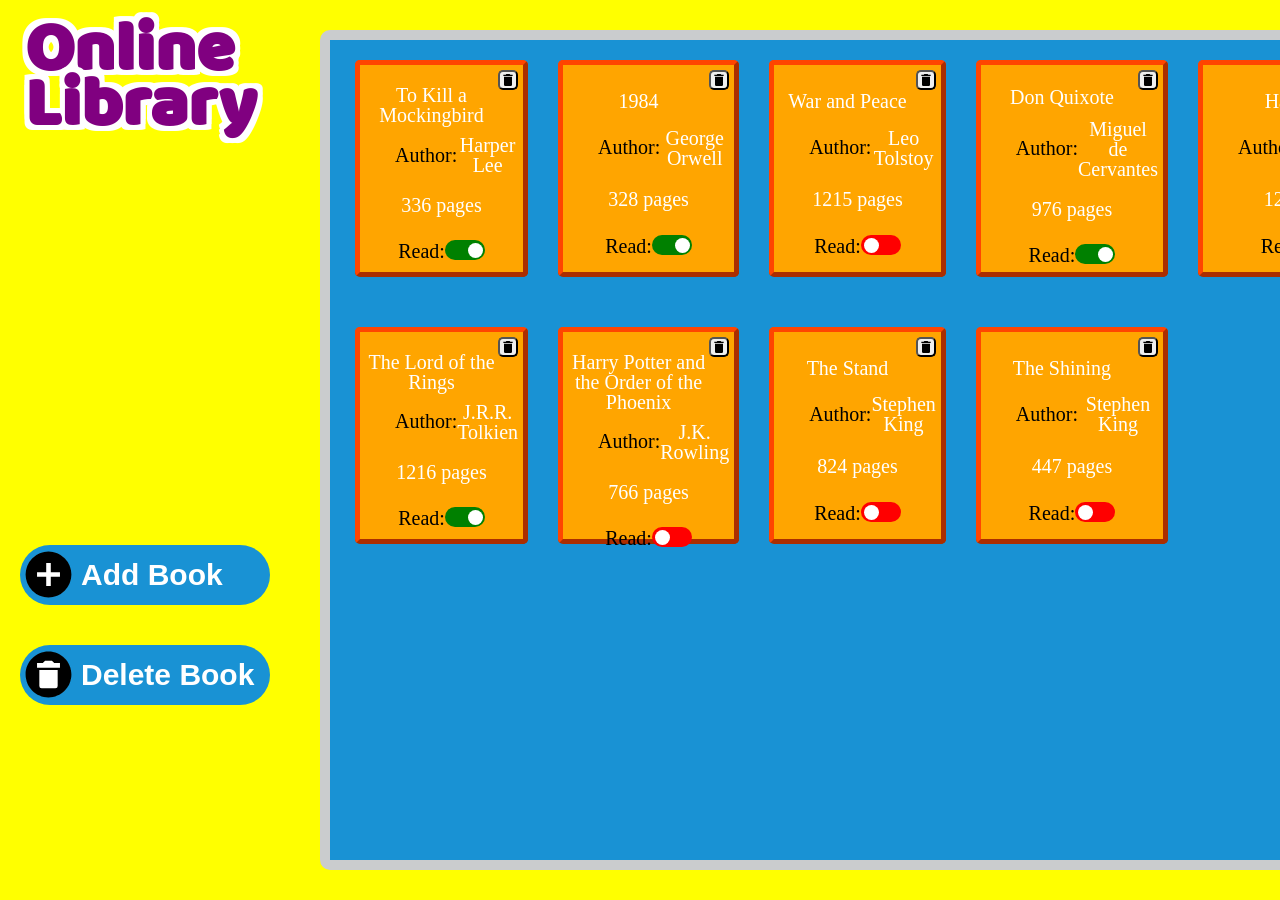
<file: index.html>
<!DOCTYPE html>
<html>
  <head>
    <title>Library site</title>
    <link rel="stylesheet" href="styles.css">
  </head>
  <body>
  <span class="logo">Online Library</span>
  <div class="remote">
  <button id="add"><div class="icon"><img src="images/plus-circle.svg"></div><div class="text">Add Book</div></button>
 <button id="delete"><div class="icon"><img src="images/delete-circle.svg"></div><div class="text">Delete Book</div></button>
  </div>
  <div id="main-content">
    </div>
    <dialog id="favDialog">
      <form id="bookForm">
        <h3>Add Book</h3>
        <input type="text" id="Title"name ="title" placeholder="Title of book" required><br>
        <input type="text" id="Author" name="author" placeholder="author" required><br>
        <input type="number" id="Pages" name="pages" placeholder="number of pages" min="1" required><br>
        <label for="Read">Read:</label>
<select id="Read" name="read" required>
  <option value="">--Select--</option>
  <option value="true">true</option>
  <option value="false">false</option>
</select><br>
        <div>
      <button type="submit" value="cancel" onclick="document.getElementById('favDialog').close()" >Cancel</button>
      <button id="confirmBtn" value="default">Confirm</button>
    </div>
    </form>
    </dialog>
<script src="script.js"></script>
  </body>
  
</html>
</file>
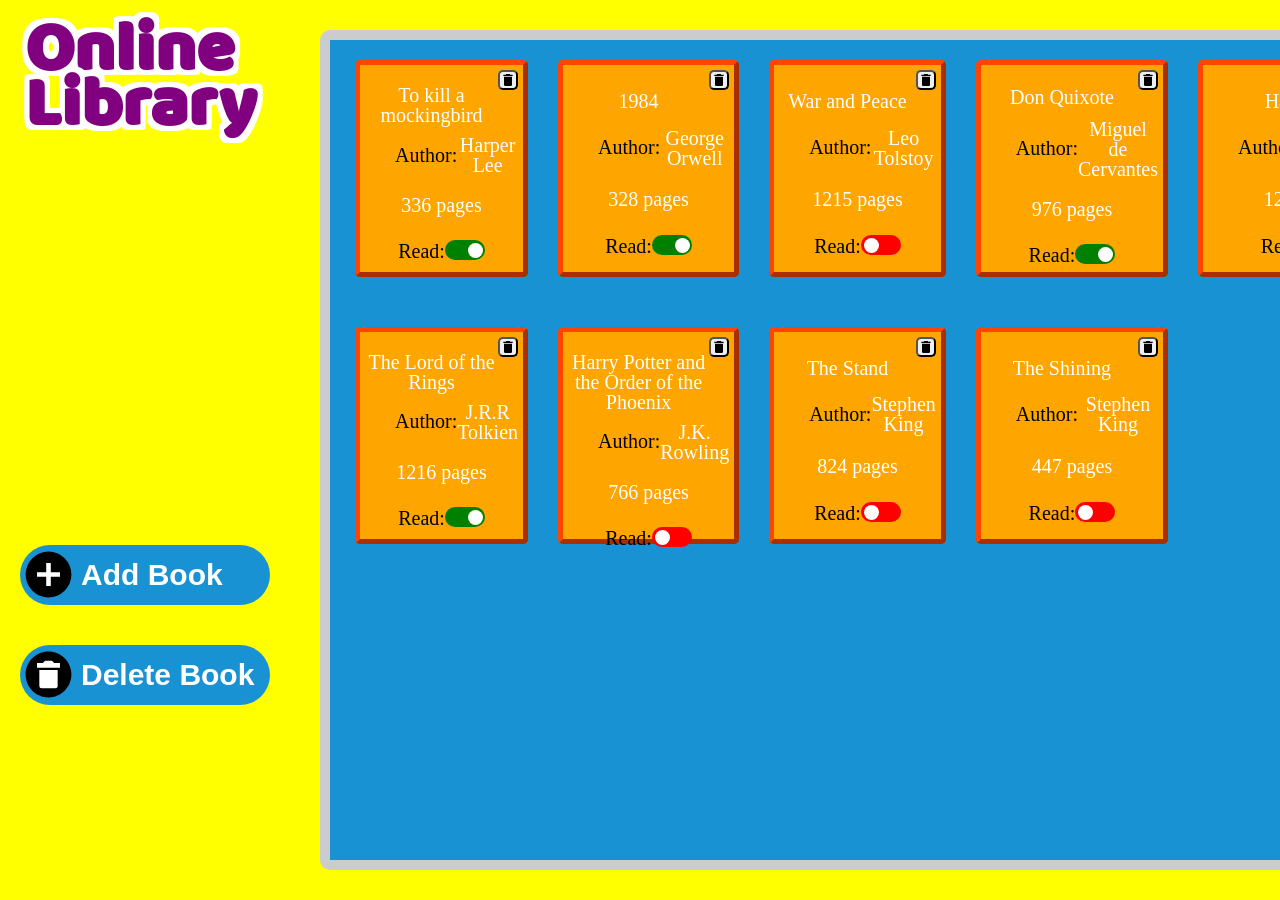
<file: docs/index.html>
<!DOCTYPE html>
<html>
  <head>
    <title>Library site</title>
    <link rel="stylesheet" href="styles.css">
  </head>
  <body>
  <span class="logo">Online Library</span>
  <div class="remote">
  <button id="add"><div class="icon"><img src="images/plus-circle.svg"></div><div class="text">Add Book</div></button>
 <button id="delete"><div class="icon"><img src="images/delete-circle.svg"></div><div class="text">Delete Book</div></button>
  </div>
  <div id="main-content">
    </div>
    <dialog id="favDialog">
      <form>
        <h3>Add Book</h3>
        <input type="text" id="Title"name ="title" placeholder="Title of book"><br>
        <input type="text" id="Author" name="author" placeholder="author"><br>
        <input type="number" id="Pages" name="pages" placeholder="number of pages"><br>
        <input type="text" id="Read" name="read" placeholder="true /false"><br>
        <div>
      <button value="cancel" formmethod="dialog">Cancel</button>
      <button id="confirmBtn" value="default">Confirm</button>
    </div>
    </form>
    </dialog>
<script src="script.js"></script>
  </body>
  
</html>
</file>
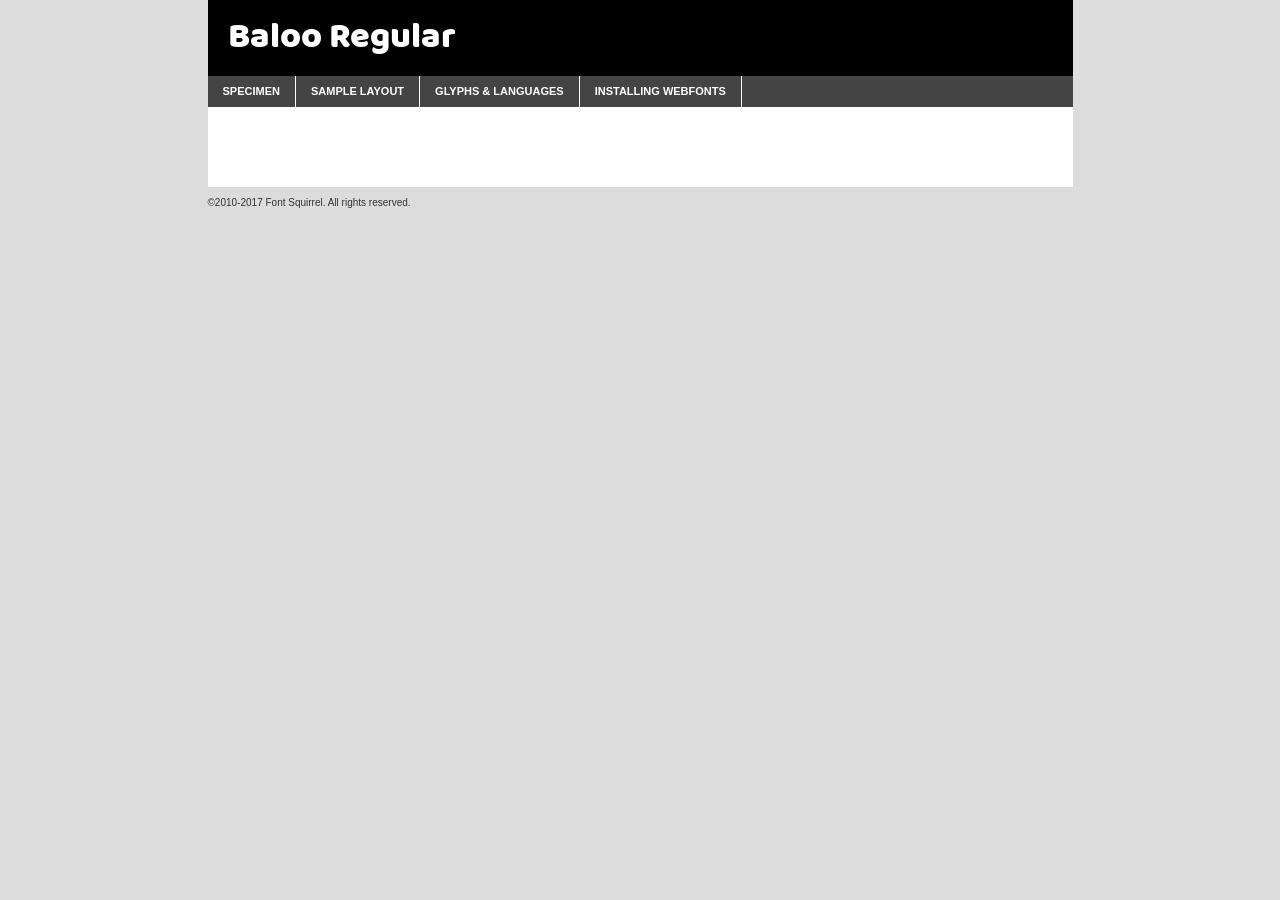
<file: baloo_font/baloo-regular-demo.html>
<!DOCTYPE html PUBLIC "-//W3C//DTD XHTML 1.0 Transitional//EN"
        "http://www.w3.org/TR/xhtml1/DTD/xhtml1-transitional.dtd">

<html xmlns="http://www.w3.org/1999/xhtml" xml:lang="en" lang="en">
<head>
    <meta http-equiv="Content-Type" content="text/html; charset=utf-8"/>
    <script src="http://ajax.googleapis.com/ajax/libs/jquery/1.7.2/jquery.min.js" type="text/javascript" charset="utf-8"></script>
    <script type="text/javascript">
		(function($) {
			$.fn.easyTabs = function(option) {
				var param = jQuery.extend({ fadeSpeed: 'fast', defaultContent: 1, activeClass: 'active' }, option);
				$(this).each(function() {
					var thisId = '#' + this.id;
					if ( param.defaultContent == '' )
					{
						param.defaultContent = 1;
					}
					if ( typeof param.defaultContent == 'number' )
					{
						var defaultTab = $(thisId + ' .tabs li:eq(' + (param.defaultContent - 1) + ') a').attr('href').substr(1);
					}
					else
					{
						var defaultTab = param.defaultContent;
					}
					$(thisId + ' .tabs li a').each(function() {
						var tabToHide = $(this).attr('href').substr(1);
						$('#' + tabToHide).addClass('easytabs-tab-content');
					});
					hideAll();
					changeContent(defaultTab);

					function hideAll() {$(thisId + ' .easytabs-tab-content').hide();}

					function changeContent(tabId)
					{
						hideAll();
						$(thisId + ' .tabs li').removeClass(param.activeClass);
						$(thisId + ' .tabs li a[href=#' + tabId + ']').closest('li').addClass(param.activeClass);
						if ( param.fadeSpeed != 'none' )
						{
							$(thisId + ' #' + tabId).fadeIn(param.fadeSpeed);
						}
						else
						{
							$(thisId + ' #' + tabId).show();
						}
					}

					$(thisId + ' .tabs li').click(function() {
						var tabId = $(this).find('a').attr('href').substr(1);
						changeContent(tabId);
						return false;
					});
				});
			}
		})(jQuery);
    </script>
    <link rel="stylesheet" href="specimen_files/specimen_stylesheet.css" type="text/css" charset="utf-8"/>
    <link rel="stylesheet" href="stylesheet.css" type="text/css" charset="utf-8"/>

    <style type="text/css">
        		body {
			font-family: 'balooregular';
        		}

            </style>

    <title>Baloo Regular Specimen</title>


    <script type="text/javascript" charset="utf-8">
		$(document).ready(function() {
			$('#container').easyTabs({ defaultContent: 1 });
		});
    </script>
</head>

<body>
<div id="container">
    <div id="header">
		Baloo Regular    </div>
    <ul class="tabs">
        <li><a href="#specimen">Specimen</a></li>
        <li><a href="#layout">Sample Layout</a></li>
                <li><a href="#glyphs">Glyphs &amp; Languages</a></li>
        <li><a href="#installing">Installing Webfonts</a></li>

    </ul>

    <div id="main_content">


        <div id="specimen">

            <div class="section">
                <div class="grid12 firstcol">
                    <div class="huge">AaBb</div>
                </div>
            </div>

            <div class="section">
                <div class="glyph_range">A&#x200B;B&#x200b;C&#x200b;D&#x200b;E&#x200b;F&#x200b;G&#x200b;H&#x200b;I&#x200b;J&#x200b;K&#x200b;L&#x200b;M&#x200b;N&#x200b;O&#x200b;P&#x200b;Q&#x200b;R&#x200b;S&#x200b;T&#x200b;U&#x200b;V&#x200b;W&#x200b;X&#x200b;Y&#x200b;Z&#x200b;a&#x200b;b&#x200b;c&#x200b;d&#x200b;e&#x200b;f&#x200b;g&#x200b;h&#x200b;i&#x200b;j&#x200b;k&#x200b;l&#x200b;m&#x200b;n&#x200b;o&#x200b;p&#x200b;q&#x200b;r&#x200b;s&#x200b;t&#x200b;u&#x200b;v&#x200b;w&#x200b;x&#x200b;y&#x200b;z&#x200b;1&#x200b;2&#x200b;3&#x200b;4&#x200b;5&#x200b;6&#x200b;7&#x200b;8&#x200b;9&#x200b;0&#x200b;&amp;&#x200b;.&#x200b;,&#x200b;?&#x200b;!&#x200b;&#64;&#x200b;(&#x200b;)&#x200b;#&#x200b;$&#x200b;%&#x200b;*&#x200b;+&#x200b;-&#x200b;=&#x200b;:&#x200b;;</div>
            </div>
            <div class="section">
                <div class="grid12 firstcol">
                    <table class="sample_table">
                        <tr>
                            <td>10</td>
                            <td class="size10">abcdefghijklmnopqrstuvwxyzABCDEFGHIJKLMNOPQRSTUVWXYZ0123456789abcdefghijklmnopqrstuvwxyzABCDEFGHIJKLMNOPQRSTUVWXYZ0123456789abcdefghijklmnopqrstuvwxyzABCDEFGHIJKLMNOPQRSTUVWXYZ</td>
                        </tr>
                        <tr>
                            <td>11</td>
                            <td class="size11">abcdefghijklmnopqrstuvwxyzABCDEFGHIJKLMNOPQRSTUVWXYZ0123456789abcdefghijklmnopqrstuvwxyzABCDEFGHIJKLMNOPQRSTUVWXYZ0123456789abcdefghijklmnopqrstuvwxyzABCDEFGHIJKLMNOPQRSTUVWXYZ</td>
                        </tr>
                        <tr>
                            <td>12</td>
                            <td class="size12">abcdefghijklmnopqrstuvwxyzABCDEFGHIJKLMNOPQRSTUVWXYZ0123456789abcdefghijklmnopqrstuvwxyzABCDEFGHIJKLMNOPQRSTUVWXYZ0123456789abcdefghijklmnopqrstuvwxyzABCDEFGHIJKLMNOPQRSTUVWXYZ</td>
                        </tr>
                        <tr>
                            <td>13</td>
                            <td class="size13">abcdefghijklmnopqrstuvwxyzABCDEFGHIJKLMNOPQRSTUVWXYZ0123456789abcdefghijklmnopqrstuvwxyzABCDEFGHIJKLMNOPQRSTUVWXYZ0123456789abcdefghijklmnopqrstuvwxyzABCDEFGHIJKLMNOPQRSTUVWXYZ</td>
                        </tr>
                        <tr>
                            <td>14</td>
                            <td class="size14">abcdefghijklmnopqrstuvwxyzABCDEFGHIJKLMNOPQRSTUVWXYZ0123456789abcdefghijklmnopqrstuvwxyzABCDEFGHIJKLMNOPQRSTUVWXYZ0123456789abcdefghijklmnopqrstuvwxyzABCDEFGHIJKLMNOPQRSTUVWXYZ</td>
                        </tr>
                        <tr>
                            <td>16</td>
                            <td class="size16">abcdefghijklmnopqrstuvwxyzABCDEFGHIJKLMNOPQRSTUVWXYZ0123456789abcdefghijklmnopqrstuvwxyzABCDEFGHIJKLMNOPQRSTUVWXYZ</td>
                        </tr>
                        <tr>
                            <td>18</td>
                            <td class="size18">abcdefghijklmnopqrstuvwxyzABCDEFGHIJKLMNOPQRSTUVWXYZ0123456789abcdefghijklmnopqrstuvwxyzABCDEFGHIJKLMNOPQRSTUVWXYZ</td>
                        </tr>
                        <tr>
                            <td>20</td>
                            <td class="size20">abcdefghijklmnopqrstuvwxyzABCDEFGHIJKLMNOPQRSTUVWXYZ0123456789abcdefghijklmnopqrstuvwxyzABCDEFGHIJKLMNOPQRSTUVWXYZ</td>
                        </tr>
                        <tr>
                            <td>24</td>
                            <td class="size24">abcdefghijklmnopqrstuvwxyzABCDEFGHIJKLMNOPQRSTUVWXYZ0123456789abcdefghijklmnopqrstuvwxyzABCDEFGHIJKLMNOPQRSTUVWXYZ</td>
                        </tr>
                        <tr>
                            <td>30</td>
                            <td class="size30">abcdefghijklmnopqrstuvwxyzABCDEFGHIJKLMNOPQRSTUVWXYZ0123456789abcdefghijklmnopqrstuvwxyzABCDEFGHIJKLMNOPQRSTUVWXYZ</td>
                        </tr>
                        <tr>
                            <td>36</td>
                            <td class="size36">abcdefghijklmnopqrstuvwxyzABCDEFGHIJKLMNOPQRSTUVWXYZ0123456789abcdefghijklmnopqrstuvwxyzABCDEFGHIJKLMNOPQRSTUVWXYZ</td>
                        </tr>
                        <tr>
                            <td>48</td>
                            <td class="size48">abcdefghijklmnopqrstuvwxyzABCDEFGHIJKLMNOPQRSTUVWXYZ0123456789abcdefghijklmnopqrstuvwxyzABCDEFGHIJKLMNOPQRSTUVWXYZ</td>
                        </tr>
                        <tr>
                            <td>60</td>
                            <td class="size60">abcdefghijklmnopqrstuvwxyzABCDEFGHIJKLMNOPQRSTUVWXYZ0123456789abcdefghijklmnopqrstuvwxyzABCDEFGHIJKLMNOPQRSTUVWXYZ</td>
                        </tr>
                        <tr>
                            <td>72</td>
                            <td class="size72">abcdefghijklmnopqrstuvwxyzABCDEFGHIJKLMNOPQRSTUVWXYZ0123456789abcdefghijklmnopqrstuvwxyzABCDEFGHIJKLMNOPQRSTUVWXYZ</td>
                        </tr>
                        <tr>
                            <td>90</td>
                            <td class="size90">abcdefghijklmnopqrstuvwxyzABCDEFGHIJKLMNOPQRSTUVWXYZ0123456789abcdefghijklmnopqrstuvwxyzABCDEFGHIJKLMNOPQRSTUVWXYZ</td>
                        </tr>
                    </table>

                </div>

            </div>


            <div class="section" id="bodycomparison">


                <div id="xheight">
                    <div class="fontbody">&#x25FC;&#x25FC;&#x25FC;&#x25FC;&#x25FC;&#x25FC;&#x25FC;&#x25FC;&#x25FC;&#x25FC;&#x25FC;&#x25FC;&#x25FC;&#x25FC;&#x25FC;&#x25FC;&#x25FC;&#x25FC;&#x25FC;&#x25FC;&#x25FC;&#x25FC;&#x25FC;&#x25FC;&#x25FC;&#x25FC;&#x25FC;&#x25FC;&#x25FC;&#x25FC;&#x25FC;&#x25FC;&#x25FC;&#x25FC;&#x25FC;&#x25FC;&#x25FC;&#x25FC;&#x25FC;&#x25FC;&#x25FC;&#x25FC;&#x25FC;&#x25FC;&#x25FC;&#x25FC;&#x25FC;&#x25FC;&#x25FC;&#x25FC;&#x25FC;&#x25FC;&#x25FC;&#x25FC;&#x25FC;&#x25FC;&#x25FC;&#x25FC;&#x25FC;&#x25FC;&#x25FC;&#x25FC;&#x25FC;&#x25FC;&#x25FC;&#x25FC;&#x25FC;&#x25FC;&#x25FC;&#x25FC;&#x25FC;&#x25FC;&#x25FC;&#x25FC;&#x25FC;&#x25FC;&#x25FC;&#x25FC;&#x25FC;&#x25FC;&#x25FC;&#x25FC;&#x25FC;&#x25FC;&#x25FC;&#x25FC;&#x25FC;&#x25FC;&#x25FC;&#x25FC;&#x25FC;&#x25FC;&#x25FC;&#x25FC;&#x25FC;&#x25FC;&#x25FC;&#x25FC;&#x25FC;body</div>
                    <div class="arialbody">body</div>
                    <div class="verdanabody">body</div>
                    <div class="georgiabody">body</div>
                </div>
                <div class="fontbody" style="z-index:1">
                    body<span>Baloo Regular</span>
                </div>
                <div class="arialbody" style="z-index:1">
                    body<span>Arial</span>
                </div>
                <div class="verdanabody" style="z-index:1">
                    body<span>Verdana</span>
                </div>
                <div class="georgiabody" style="z-index:1">
                    body<span>Georgia</span>
                </div>


            </div>


            <div class="section psample psample_row1" id="">

                <div class="grid2 firstcol">
                    <p class="size10"><span>10.</span>Aenean lacinia bibendum nulla sed consectetur. Fusce dapibus, tellus ac cursus commodo, tortor mauris condimentum nibh, ut fermentum massa justo sit amet risus. Nullam id dolor id nibh ultricies vehicula ut id elit. Cum sociis natoque penatibus et magnis dis parturient montes, nascetur ridiculus mus. Nulla vitae elit libero, a pharetra augue.</p>

                </div>
                <div class="grid3">
                    <p class="size11"><span>11.</span>Aenean lacinia bibendum nulla sed consectetur. Fusce dapibus, tellus ac cursus commodo, tortor mauris condimentum nibh, ut fermentum massa justo sit amet risus. Nullam id dolor id nibh ultricies vehicula ut id elit. Cum sociis natoque penatibus et magnis dis parturient montes, nascetur ridiculus mus. Nulla vitae elit libero, a pharetra augue.</p>

                </div>
                <div class="grid3">
                    <p class="size12"><span>12.</span>Aenean lacinia bibendum nulla sed consectetur. Fusce dapibus, tellus ac cursus commodo, tortor mauris condimentum nibh, ut fermentum massa justo sit amet risus. Nullam id dolor id nibh ultricies vehicula ut id elit. Cum sociis natoque penatibus et magnis dis parturient montes, nascetur ridiculus mus. Nulla vitae elit libero, a pharetra augue.</p>

                </div>
                <div class="grid4">
                    <p class="size13"><span>13.</span>Aenean lacinia bibendum nulla sed consectetur. Fusce dapibus, tellus ac cursus commodo, tortor mauris condimentum nibh, ut fermentum massa justo sit amet risus. Nullam id dolor id nibh ultricies vehicula ut id elit. Cum sociis natoque penatibus et magnis dis parturient montes, nascetur ridiculus mus. Nulla vitae elit libero, a pharetra augue.</p>

                </div>
                <div class="white_blend"></div>

            </div>
            <div class="section psample psample_row2" id="">
                <div class="grid3 firstcol">
                    <p class="size14"><span>14.</span>Aenean lacinia bibendum nulla sed consectetur. Fusce dapibus, tellus ac cursus commodo, tortor mauris condimentum nibh, ut fermentum massa justo sit amet risus. Nullam id dolor id nibh ultricies vehicula ut id elit. Cum sociis natoque penatibus et magnis dis parturient montes, nascetur ridiculus mus. Nulla vitae elit libero, a pharetra augue.</p>

                </div>
                <div class="grid4">
                    <p class="size16"><span>16.</span>Aenean lacinia bibendum nulla sed consectetur. Fusce dapibus, tellus ac cursus commodo, tortor mauris condimentum nibh, ut fermentum massa justo sit amet risus. Nullam id dolor id nibh ultricies vehicula ut id elit. Cum sociis natoque penatibus et magnis dis parturient montes, nascetur ridiculus mus. Nulla vitae elit libero, a pharetra augue.</p>

                </div>
                <div class="grid5">
                    <p class="size18"><span>18.</span>Aenean lacinia bibendum nulla sed consectetur. Fusce dapibus, tellus ac cursus commodo, tortor mauris condimentum nibh, ut fermentum massa justo sit amet risus. Nullam id dolor id nibh ultricies vehicula ut id elit. Cum sociis natoque penatibus et magnis dis parturient montes, nascetur ridiculus mus. Nulla vitae elit libero, a pharetra augue.</p>

                </div>

                <div class="white_blend"></div>

            </div>

            <div class="section psample psample_row3" id="">
                <div class="grid5 firstcol">
                    <p class="size20"><span>20.</span>Aenean lacinia bibendum nulla sed consectetur. Fusce dapibus, tellus ac cursus commodo, tortor mauris condimentum nibh, ut fermentum massa justo sit amet risus. Nullam id dolor id nibh ultricies vehicula ut id elit. Cum sociis natoque penatibus et magnis dis parturient montes, nascetur ridiculus mus. Nulla vitae elit libero, a pharetra augue.</p>
                </div>
                <div class="grid7">
                    <p class="size24"><span>24.</span>Aenean lacinia bibendum nulla sed consectetur. Fusce dapibus, tellus ac cursus commodo, tortor mauris condimentum nibh, ut fermentum massa justo sit amet risus. Nullam id dolor id nibh ultricies vehicula ut id elit. Cum sociis natoque penatibus et magnis dis parturient montes, nascetur ridiculus mus. Nulla vitae elit libero, a pharetra augue.</p>
                </div>

                <div class="white_blend"></div>

            </div>

            <div class="section psample psample_row4" id="">
                <div class="grid12 firstcol">
                    <p class="size30"><span>30.</span>Aenean lacinia bibendum nulla sed consectetur. Fusce dapibus, tellus ac cursus commodo, tortor mauris condimentum nibh, ut fermentum massa justo sit amet risus. Nullam id dolor id nibh ultricies vehicula ut id elit. Cum sociis natoque penatibus et magnis dis parturient montes, nascetur ridiculus mus. Nulla vitae elit libero, a pharetra augue.</p>
                </div>
                <div class="white_blend"></div>

            </div>


            <div class="section psample psample_row1 fullreverse">
                <div class="grid2 firstcol">
                    <p class="size10"><span>10.</span>Aenean lacinia bibendum nulla sed consectetur. Fusce dapibus, tellus ac cursus commodo, tortor mauris condimentum nibh, ut fermentum massa justo sit amet risus. Nullam id dolor id nibh ultricies vehicula ut id elit. Cum sociis natoque penatibus et magnis dis parturient montes, nascetur ridiculus mus. Nulla vitae elit libero, a pharetra augue.</p>

                </div>
                <div class="grid3">
                    <p class="size11"><span>11.</span>Aenean lacinia bibendum nulla sed consectetur. Fusce dapibus, tellus ac cursus commodo, tortor mauris condimentum nibh, ut fermentum massa justo sit amet risus. Nullam id dolor id nibh ultricies vehicula ut id elit. Cum sociis natoque penatibus et magnis dis parturient montes, nascetur ridiculus mus. Nulla vitae elit libero, a pharetra augue.</p>

                </div>
                <div class="grid3">
                    <p class="size12"><span>12.</span>Aenean lacinia bibendum nulla sed consectetur. Fusce dapibus, tellus ac cursus commodo, tortor mauris condimentum nibh, ut fermentum massa justo sit amet risus. Nullam id dolor id nibh ultricies vehicula ut id elit. Cum sociis natoque penatibus et magnis dis parturient montes, nascetur ridiculus mus. Nulla vitae elit libero, a pharetra augue.</p>

                </div>
                <div class="grid4">
                    <p class="size13"><span>13.</span>Aenean lacinia bibendum nulla sed consectetur. Fusce dapibus, tellus ac cursus commodo, tortor mauris condimentum nibh, ut fermentum massa justo sit amet risus. Nullam id dolor id nibh ultricies vehicula ut id elit. Cum sociis natoque penatibus et magnis dis parturient montes, nascetur ridiculus mus. Nulla vitae elit libero, a pharetra augue.</p>

                </div>
                <div class="black_blend"></div>

            </div>

            <div class="section psample psample_row2 fullreverse">
                <div class="grid3 firstcol">
                    <p class="size14"><span>14.</span>Aenean lacinia bibendum nulla sed consectetur. Fusce dapibus, tellus ac cursus commodo, tortor mauris condimentum nibh, ut fermentum massa justo sit amet risus. Nullam id dolor id nibh ultricies vehicula ut id elit. Cum sociis natoque penatibus et magnis dis parturient montes, nascetur ridiculus mus. Nulla vitae elit libero, a pharetra augue.</p>

                </div>
                <div class="grid4">
                    <p class="size16"><span>16.</span>Aenean lacinia bibendum nulla sed consectetur. Fusce dapibus, tellus ac cursus commodo, tortor mauris condimentum nibh, ut fermentum massa justo sit amet risus. Nullam id dolor id nibh ultricies vehicula ut id elit. Cum sociis natoque penatibus et magnis dis parturient montes, nascetur ridiculus mus. Nulla vitae elit libero, a pharetra augue.</p>

                </div>
                <div class="grid5">
                    <p class="size18"><span>18.</span>Aenean lacinia bibendum nulla sed consectetur. Fusce dapibus, tellus ac cursus commodo, tortor mauris condimentum nibh, ut fermentum massa justo sit amet risus. Nullam id dolor id nibh ultricies vehicula ut id elit. Cum sociis natoque penatibus et magnis dis parturient montes, nascetur ridiculus mus. Nulla vitae elit libero, a pharetra augue.</p>

                </div>
                <div class="black_blend"></div>

            </div>

            <div class="section psample fullreverse psample_row3" id="">
                <div class="grid5 firstcol">
                    <p class="size20"><span>20.</span>Aenean lacinia bibendum nulla sed consectetur. Fusce dapibus, tellus ac cursus commodo, tortor mauris condimentum nibh, ut fermentum massa justo sit amet risus. Nullam id dolor id nibh ultricies vehicula ut id elit. Cum sociis natoque penatibus et magnis dis parturient montes, nascetur ridiculus mus. Nulla vitae elit libero, a pharetra augue.</p>
                </div>
                <div class="grid7">
                    <p class="size24"><span>24.</span>Aenean lacinia bibendum nulla sed consectetur. Fusce dapibus, tellus ac cursus commodo, tortor mauris condimentum nibh, ut fermentum massa justo sit amet risus. Nullam id dolor id nibh ultricies vehicula ut id elit. Cum sociis natoque penatibus et magnis dis parturient montes, nascetur ridiculus mus. Nulla vitae elit libero, a pharetra augue.</p>
                </div>

                <div class="black_blend"></div>

            </div>

            <div class="section psample fullreverse psample_row4" id="" style="border-bottom: 20px #000 solid;">
                <div class="grid12 firstcol">
                    <p class="size30"><span>30.</span>Aenean lacinia bibendum nulla sed consectetur. Fusce dapibus, tellus ac cursus commodo, tortor mauris condimentum nibh, ut fermentum massa justo sit amet risus. Nullam id dolor id nibh ultricies vehicula ut id elit. Cum sociis natoque penatibus et magnis dis parturient montes, nascetur ridiculus mus. Nulla vitae elit libero, a pharetra augue.</p>
                </div>
                <div class="black_blend"></div>

            </div>


        </div>

        <div id="layout">

            <div class="section">

                <div class="grid12 firstcol">
                    <h1>Lorem Ipsum Dolor</h1>
                    <h2>Etiam porta sem malesuada magna mollis euismod</h2>

                    <p class="byline">By <a href="#link">Aenean Lacinia</a></p>
                </div>
            </div>
            <div class="section">
                <div class="grid8 firstcol">
                    <p class="large">Donec sed odio dui. Morbi leo risus, porta ac consectetur ac, vestibulum at eros. Fusce dapibus, tellus ac cursus commodo, tortor mauris condimentum nibh, ut fermentum massa justo sit amet risus. </p>


                    <h3>Pellentesque ornare sem</h3>

                    <p>Maecenas sed diam eget risus varius blandit sit amet non magna. Maecenas faucibus mollis interdum. Donec ullamcorper nulla non metus auctor fringilla. Nullam id dolor id nibh ultricies vehicula ut id elit. Nullam id dolor id nibh ultricies vehicula ut id elit. </p>

                    <p>Aenean eu leo quam. Pellentesque ornare sem lacinia quam venenatis vestibulum. Lorem ipsum dolor sit amet, consectetur adipiscing elit. Cum sociis natoque penatibus et magnis dis parturient montes, nascetur ridiculus mus. </p>

                    <p>Nulla vitae elit libero, a pharetra augue. Praesent commodo cursus magna, vel scelerisque nisl consectetur et. Aenean lacinia bibendum nulla sed consectetur. </p>

                    <p>Nullam quis risus eget urna mollis ornare vel eu leo. Nullam quis risus eget urna mollis ornare vel eu leo. Maecenas sed diam eget risus varius blandit sit amet non magna. Donec ullamcorper nulla non metus auctor fringilla. </p>

                    <h3>Cras mattis consectetur</h3>

                    <p>Aenean eu leo quam. Pellentesque ornare sem lacinia quam venenatis vestibulum. Aenean lacinia bibendum nulla sed consectetur. Integer posuere erat a ante venenatis dapibus posuere velit aliquet. Cras mattis consectetur purus sit amet fermentum. </p>

                    <p>Nullam id dolor id nibh ultricies vehicula ut id elit. Nullam quis risus eget urna mollis ornare vel eu leo. Cras mattis consectetur purus sit amet fermentum.</p>
                </div>

                <div class="grid4 sidebar">

                    <div class="box reverse">
                        <p class="last">Nullam quis risus eget urna mollis ornare vel eu leo. Donec ullamcorper nulla non metus auctor fringilla. Cras mattis consectetur purus sit amet fermentum. Sed posuere consectetur est at lobortis. Lorem ipsum dolor sit amet, consectetur adipiscing elit. </p>
                    </div>

                    <p class="caption">Maecenas sed diam eget risus varius.</p>

                    <p>Vestibulum id ligula porta felis euismod semper. Integer posuere erat a ante venenatis dapibus posuere velit aliquet. Vestibulum id ligula porta felis euismod semper. Sed posuere consectetur est at lobortis. Maecenas sed diam eget risus varius blandit sit amet non magna. Fusce dapibus, tellus ac cursus commodo, tortor mauris condimentum nibh, ut fermentum massa justo sit amet risus. </p>


                    <p>Duis mollis, est non commodo luctus, nisi erat porttitor ligula, eget lacinia odio sem nec elit. Aenean lacinia bibendum nulla sed consectetur. Vivamus sagittis lacus vel augue laoreet rutrum faucibus dolor auctor. Aenean lacinia bibendum nulla sed consectetur. Nullam quis risus eget urna mollis ornare vel eu leo. </p>

                    <p>Praesent commodo cursus magna, vel scelerisque nisl consectetur et. Donec ullamcorper nulla non metus auctor fringilla. Maecenas faucibus mollis interdum. Fusce dapibus, tellus ac cursus commodo, tortor mauris condimentum nibh, ut fermentum massa justo sit amet risus. </p>

                </div>
            </div>

        </div>


		

        <div id="glyphs">
            <div class="section">
                <div class="grid12 firstcol">

                    <h1>Language Support</h1>
                    <p>The subset of Baloo Regular in this kit supports the following languages:<br/>

						Albanian, Basque, Breton, Chamorro, Danish, Dutch, English, Faroese, Finnish, French, Frisian, Galician, German, Icelandic, Italian, Malagasy, Norwegian, Portuguese, Spanish, Alsatian, Aragonese, Arapaho, Arrernte, Asturian, Aymara, Bislama, Cebuano, Corsican, Fijian, French_creole, Genoese, Gilbertese, Greenlandic, Haitian_creole, Hiligaynon, Hmong, Hopi, Ibanag, Iloko_ilokano, Indonesian, Interglossa_glosa, Interlingua, Irish_gaelic, Jerriais, Lojban, Lombard, Luxembourgeois, Manx, Mohawk, Norfolk_pitcairnese, Occitan, Oromo, Pangasinan, Papiamento, Piedmontese, Potawatomi, Rhaeto-romance, Romansh, Rotokas, Sami_lule, Samoan, Sardinian, Scots_gaelic, Seychelles_creole, Shona, Sicilian, Somali, Southern_ndebele, Swahili, Swati_swazi, Tagalog_filipino_pilipino, Tetum, Tok_pisin, Uyghur_latinized, Volapuk, Walloon, Warlpiri, Xhosa, Yapese, Zulu, Latinbasic, Ubasic, Demo                    </p>
                    <h1>Glyph Chart</h1>
                    <p>The subset of Baloo Regular in this kit includes all the glyphs listed below. Unicode entities are included above each glyph to help you insert individual characters into your layout.</p>
                    <div id="glyph_chart">

						                            																				                                <div><p>&amp;#13;</p>&#13;</div>
																				                                <div><p>&amp;#32;</p>&#32;</div>
																				                                <div><p>&amp;#33;</p>&#33;</div>
																				                                <div><p>&amp;#34;</p>&#34;</div>
																				                                <div><p>&amp;#35;</p>&#35;</div>
																				                                <div><p>&amp;#36;</p>&#36;</div>
																				                                <div><p>&amp;#37;</p>&#37;</div>
																				                                <div><p>&amp;#38;</p>&#38;</div>
																				                                <div><p>&amp;#39;</p>&#39;</div>
																				                                <div><p>&amp;#40;</p>&#40;</div>
																				                                <div><p>&amp;#41;</p>&#41;</div>
																				                                <div><p>&amp;#42;</p>&#42;</div>
																				                                <div><p>&amp;#43;</p>&#43;</div>
																				                                <div><p>&amp;#44;</p>&#44;</div>
																				                                <div><p>&amp;#45;</p>&#45;</div>
																				                                <div><p>&amp;#46;</p>&#46;</div>
																				                                <div><p>&amp;#47;</p>&#47;</div>
																				                                <div><p>&amp;#48;</p>&#48;</div>
																				                                <div><p>&amp;#49;</p>&#49;</div>
																				                                <div><p>&amp;#50;</p>&#50;</div>
																				                                <div><p>&amp;#51;</p>&#51;</div>
																				                                <div><p>&amp;#52;</p>&#52;</div>
																				                                <div><p>&amp;#53;</p>&#53;</div>
																				                                <div><p>&amp;#54;</p>&#54;</div>
																				                                <div><p>&amp;#55;</p>&#55;</div>
																				                                <div><p>&amp;#56;</p>&#56;</div>
																				                                <div><p>&amp;#57;</p>&#57;</div>
																				                                <div><p>&amp;#58;</p>&#58;</div>
																				                                <div><p>&amp;#59;</p>&#59;</div>
																				                                <div><p>&amp;#60;</p>&#60;</div>
																				                                <div><p>&amp;#61;</p>&#61;</div>
																				                                <div><p>&amp;#62;</p>&#62;</div>
																				                                <div><p>&amp;#63;</p>&#63;</div>
																				                                <div><p>&amp;#64;</p>&#64;</div>
																				                                <div><p>&amp;#65;</p>&#65;</div>
																				                                <div><p>&amp;#66;</p>&#66;</div>
																				                                <div><p>&amp;#67;</p>&#67;</div>
																				                                <div><p>&amp;#68;</p>&#68;</div>
																				                                <div><p>&amp;#69;</p>&#69;</div>
																				                                <div><p>&amp;#70;</p>&#70;</div>
																				                                <div><p>&amp;#71;</p>&#71;</div>
																				                                <div><p>&amp;#72;</p>&#72;</div>
																				                                <div><p>&amp;#73;</p>&#73;</div>
																				                                <div><p>&amp;#74;</p>&#74;</div>
																				                                <div><p>&amp;#75;</p>&#75;</div>
																				                                <div><p>&amp;#76;</p>&#76;</div>
																				                                <div><p>&amp;#77;</p>&#77;</div>
																				                                <div><p>&amp;#78;</p>&#78;</div>
																				                                <div><p>&amp;#79;</p>&#79;</div>
																				                                <div><p>&amp;#80;</p>&#80;</div>
																				                                <div><p>&amp;#81;</p>&#81;</div>
																				                                <div><p>&amp;#82;</p>&#82;</div>
																				                                <div><p>&amp;#83;</p>&#83;</div>
																				                                <div><p>&amp;#84;</p>&#84;</div>
																				                                <div><p>&amp;#85;</p>&#85;</div>
																				                                <div><p>&amp;#86;</p>&#86;</div>
																				                                <div><p>&amp;#87;</p>&#87;</div>
																				                                <div><p>&amp;#88;</p>&#88;</div>
																				                                <div><p>&amp;#89;</p>&#89;</div>
																				                                <div><p>&amp;#90;</p>&#90;</div>
																				                                <div><p>&amp;#91;</p>&#91;</div>
																				                                <div><p>&amp;#92;</p>&#92;</div>
																				                                <div><p>&amp;#93;</p>&#93;</div>
																				                                <div><p>&amp;#94;</p>&#94;</div>
																				                                <div><p>&amp;#95;</p>&#95;</div>
																				                                <div><p>&amp;#96;</p>&#96;</div>
																				                                <div><p>&amp;#97;</p>&#97;</div>
																				                                <div><p>&amp;#98;</p>&#98;</div>
																				                                <div><p>&amp;#99;</p>&#99;</div>
																				                                <div><p>&amp;#100;</p>&#100;</div>
																				                                <div><p>&amp;#101;</p>&#101;</div>
																				                                <div><p>&amp;#102;</p>&#102;</div>
																				                                <div><p>&amp;#103;</p>&#103;</div>
																				                                <div><p>&amp;#104;</p>&#104;</div>
																				                                <div><p>&amp;#105;</p>&#105;</div>
																				                                <div><p>&amp;#106;</p>&#106;</div>
																				                                <div><p>&amp;#107;</p>&#107;</div>
																				                                <div><p>&amp;#108;</p>&#108;</div>
																				                                <div><p>&amp;#109;</p>&#109;</div>
																				                                <div><p>&amp;#110;</p>&#110;</div>
																				                                <div><p>&amp;#111;</p>&#111;</div>
																				                                <div><p>&amp;#112;</p>&#112;</div>
																				                                <div><p>&amp;#113;</p>&#113;</div>
																				                                <div><p>&amp;#114;</p>&#114;</div>
																				                                <div><p>&amp;#115;</p>&#115;</div>
																				                                <div><p>&amp;#116;</p>&#116;</div>
																				                                <div><p>&amp;#117;</p>&#117;</div>
																				                                <div><p>&amp;#118;</p>&#118;</div>
																				                                <div><p>&amp;#119;</p>&#119;</div>
																				                                <div><p>&amp;#120;</p>&#120;</div>
																				                                <div><p>&amp;#121;</p>&#121;</div>
																				                                <div><p>&amp;#122;</p>&#122;</div>
																				                                <div><p>&amp;#123;</p>&#123;</div>
																				                                <div><p>&amp;#124;</p>&#124;</div>
																				                                <div><p>&amp;#125;</p>&#125;</div>
																				                                <div><p>&amp;#126;</p>&#126;</div>
																				                                <div><p>&amp;#160;</p>&#160;</div>
																				                                <div><p>&amp;#161;</p>&#161;</div>
																				                                <div><p>&amp;#162;</p>&#162;</div>
																				                                <div><p>&amp;#163;</p>&#163;</div>
																				                                <div><p>&amp;#164;</p>&#164;</div>
																				                                <div><p>&amp;#165;</p>&#165;</div>
																				                                <div><p>&amp;#166;</p>&#166;</div>
																				                                <div><p>&amp;#167;</p>&#167;</div>
																				                                <div><p>&amp;#168;</p>&#168;</div>
																				                                <div><p>&amp;#169;</p>&#169;</div>
																				                                <div><p>&amp;#170;</p>&#170;</div>
																				                                <div><p>&amp;#171;</p>&#171;</div>
																				                                <div><p>&amp;#172;</p>&#172;</div>
																				                                <div><p>&amp;#173;</p>&#173;</div>
																				                                <div><p>&amp;#174;</p>&#174;</div>
																				                                <div><p>&amp;#175;</p>&#175;</div>
																				                                <div><p>&amp;#176;</p>&#176;</div>
																				                                <div><p>&amp;#177;</p>&#177;</div>
																				                                <div><p>&amp;#178;</p>&#178;</div>
																				                                <div><p>&amp;#179;</p>&#179;</div>
																				                                <div><p>&amp;#180;</p>&#180;</div>
																				                                <div><p>&amp;#181;</p>&#181;</div>
																				                                <div><p>&amp;#182;</p>&#182;</div>
																				                                <div><p>&amp;#183;</p>&#183;</div>
																				                                <div><p>&amp;#184;</p>&#184;</div>
																				                                <div><p>&amp;#185;</p>&#185;</div>
																				                                <div><p>&amp;#186;</p>&#186;</div>
																				                                <div><p>&amp;#187;</p>&#187;</div>
																				                                <div><p>&amp;#188;</p>&#188;</div>
																				                                <div><p>&amp;#189;</p>&#189;</div>
																				                                <div><p>&amp;#190;</p>&#190;</div>
																				                                <div><p>&amp;#191;</p>&#191;</div>
																				                                <div><p>&amp;#192;</p>&#192;</div>
																				                                <div><p>&amp;#193;</p>&#193;</div>
																				                                <div><p>&amp;#194;</p>&#194;</div>
																				                                <div><p>&amp;#195;</p>&#195;</div>
																				                                <div><p>&amp;#196;</p>&#196;</div>
																				                                <div><p>&amp;#197;</p>&#197;</div>
																				                                <div><p>&amp;#198;</p>&#198;</div>
																				                                <div><p>&amp;#199;</p>&#199;</div>
																				                                <div><p>&amp;#200;</p>&#200;</div>
																				                                <div><p>&amp;#201;</p>&#201;</div>
																				                                <div><p>&amp;#202;</p>&#202;</div>
																				                                <div><p>&amp;#203;</p>&#203;</div>
																				                                <div><p>&amp;#204;</p>&#204;</div>
																				                                <div><p>&amp;#205;</p>&#205;</div>
																				                                <div><p>&amp;#206;</p>&#206;</div>
																				                                <div><p>&amp;#207;</p>&#207;</div>
																				                                <div><p>&amp;#208;</p>&#208;</div>
																				                                <div><p>&amp;#209;</p>&#209;</div>
																				                                <div><p>&amp;#210;</p>&#210;</div>
																				                                <div><p>&amp;#211;</p>&#211;</div>
																				                                <div><p>&amp;#212;</p>&#212;</div>
																				                                <div><p>&amp;#213;</p>&#213;</div>
																				                                <div><p>&amp;#214;</p>&#214;</div>
																				                                <div><p>&amp;#215;</p>&#215;</div>
																				                                <div><p>&amp;#216;</p>&#216;</div>
																				                                <div><p>&amp;#217;</p>&#217;</div>
																				                                <div><p>&amp;#218;</p>&#218;</div>
																				                                <div><p>&amp;#219;</p>&#219;</div>
																				                                <div><p>&amp;#220;</p>&#220;</div>
																				                                <div><p>&amp;#221;</p>&#221;</div>
																				                                <div><p>&amp;#222;</p>&#222;</div>
																				                                <div><p>&amp;#223;</p>&#223;</div>
																				                                <div><p>&amp;#224;</p>&#224;</div>
																				                                <div><p>&amp;#225;</p>&#225;</div>
																				                                <div><p>&amp;#226;</p>&#226;</div>
																				                                <div><p>&amp;#227;</p>&#227;</div>
																				                                <div><p>&amp;#228;</p>&#228;</div>
																				                                <div><p>&amp;#229;</p>&#229;</div>
																				                                <div><p>&amp;#230;</p>&#230;</div>
																				                                <div><p>&amp;#231;</p>&#231;</div>
																				                                <div><p>&amp;#232;</p>&#232;</div>
																				                                <div><p>&amp;#233;</p>&#233;</div>
																				                                <div><p>&amp;#234;</p>&#234;</div>
																				                                <div><p>&amp;#235;</p>&#235;</div>
																				                                <div><p>&amp;#236;</p>&#236;</div>
																				                                <div><p>&amp;#237;</p>&#237;</div>
																				                                <div><p>&amp;#238;</p>&#238;</div>
																				                                <div><p>&amp;#239;</p>&#239;</div>
																				                                <div><p>&amp;#240;</p>&#240;</div>
																				                                <div><p>&amp;#241;</p>&#241;</div>
																				                                <div><p>&amp;#242;</p>&#242;</div>
																				                                <div><p>&amp;#243;</p>&#243;</div>
																				                                <div><p>&amp;#244;</p>&#244;</div>
																				                                <div><p>&amp;#245;</p>&#245;</div>
																				                                <div><p>&amp;#246;</p>&#246;</div>
																				                                <div><p>&amp;#247;</p>&#247;</div>
																				                                <div><p>&amp;#248;</p>&#248;</div>
																				                                <div><p>&amp;#249;</p>&#249;</div>
																				                                <div><p>&amp;#250;</p>&#250;</div>
																				                                <div><p>&amp;#251;</p>&#251;</div>
																				                                <div><p>&amp;#252;</p>&#252;</div>
																				                                <div><p>&amp;#253;</p>&#253;</div>
																				                                <div><p>&amp;#254;</p>&#254;</div>
																				                                <div><p>&amp;#255;</p>&#255;</div>
																				                                <div><p>&amp;#338;</p>&#338;</div>
																				                                <div><p>&amp;#339;</p>&#339;</div>
																				                                <div><p>&amp;#376;</p>&#376;</div>
																				                                <div><p>&amp;#710;</p>&#710;</div>
																				                                <div><p>&amp;#732;</p>&#732;</div>
																				                                <div><p>&amp;#8192;</p>&#8192;</div>
																				                                <div><p>&amp;#8193;</p>&#8193;</div>
																				                                <div><p>&amp;#8194;</p>&#8194;</div>
																				                                <div><p>&amp;#8195;</p>&#8195;</div>
																				                                <div><p>&amp;#8196;</p>&#8196;</div>
																				                                <div><p>&amp;#8197;</p>&#8197;</div>
																				                                <div><p>&amp;#8198;</p>&#8198;</div>
																				                                <div><p>&amp;#8199;</p>&#8199;</div>
																				                                <div><p>&amp;#8200;</p>&#8200;</div>
																				                                <div><p>&amp;#8201;</p>&#8201;</div>
																				                                <div><p>&amp;#8202;</p>&#8202;</div>
																				                                <div><p>&amp;#8208;</p>&#8208;</div>
																				                                <div><p>&amp;#8209;</p>&#8209;</div>
																				                                <div><p>&amp;#8210;</p>&#8210;</div>
																				                                <div><p>&amp;#8211;</p>&#8211;</div>
																				                                <div><p>&amp;#8212;</p>&#8212;</div>
																				                                <div><p>&amp;#8216;</p>&#8216;</div>
																				                                <div><p>&amp;#8217;</p>&#8217;</div>
																				                                <div><p>&amp;#8218;</p>&#8218;</div>
																				                                <div><p>&amp;#8220;</p>&#8220;</div>
																				                                <div><p>&amp;#8221;</p>&#8221;</div>
																				                                <div><p>&amp;#8222;</p>&#8222;</div>
																				                                <div><p>&amp;#8226;</p>&#8226;</div>
																				                                <div><p>&amp;#8230;</p>&#8230;</div>
																				                                <div><p>&amp;#8239;</p>&#8239;</div>
																				                                <div><p>&amp;#8249;</p>&#8249;</div>
																				                                <div><p>&amp;#8250;</p>&#8250;</div>
																				                                <div><p>&amp;#8287;</p>&#8287;</div>
																				                                <div><p>&amp;#8364;</p>&#8364;</div>
																				                                <div><p>&amp;#8482;</p>&#8482;</div>
																				                                <div><p>&amp;#9724;</p>&#9724;</div>
																				                                <div><p>&amp;#64257;</p>&#64257;</div>
																				                                <div><p>&amp;#64258;</p>&#64258;</div>
																																																										                    </div>
                </div>


            </div>
        </div>


        <div id="specs">

        </div>

        <div id="installing">
            <div class="section">
                <div class="grid7 firstcol">
                    <h1>Installing Webfonts</h1>

                    <p>Webfonts are supported by all major browser platforms but not all in the same way. There are currently four different font formats that must be included in order to target all browsers. This includes TTF, WOFF, EOT and SVG.</p>

                    <h2>1. Upload your webfonts</h2>
                    <p>You must upload your webfont kit to your website. They should be in or near the same directory as your CSS files.</p>

                    <h2>2. Include the webfont stylesheet</h2>
                    <p>A special CSS @font-face declaration helps the various browsers select the appropriate font it needs without causing you a bunch of headaches. Learn more about this syntax by reading the <a href="https://www.fontspring.com/blog/further-hardening-of-the-bulletproof-syntax">Fontspring blog post</a> about it. The code for it is as follows:</p>


                    <code>
                        @font-face{
                        font-family: 'MyWebFont';
                        src: url('WebFont.eot');
                        src: url('WebFont.eot?#iefix') format('embedded-opentype'),
                        url('WebFont.woff') format('woff'),
                        url('WebFont.ttf') format('truetype'),
                        url('WebFont.svg#webfont') format('svg');
                        }
                    </code>

                    <p>We've already gone ahead and generated the code for you. All you have to do is link to the stylesheet in your HTML, like this:</p>
                    <code>&lt;link rel=&quot;stylesheet&quot; href=&quot;stylesheet.css&quot; type=&quot;text/css&quot; charset=&quot;utf-8&quot; /&gt;</code>

                    <h2>3. Modify your own stylesheet</h2>
                    <p>To take advantage of your new fonts, you must tell your stylesheet to use them. Look at the original @font-face declaration above and find the property called "font-family." The name linked there will be what you use to reference the font. Prepend that webfont name to the font stack in the "font-family" property, inside the selector you want to change. For example:</p>
                    <code>p { font-family: 'WebFont', Arial, sans-serif; }</code>

                    <h2>4. Test</h2>
                    <p>Getting webfonts to work cross-browser <em>can</em> be tricky. Use the information in the sidebar to help you if you find that fonts aren't loading in a particular browser.</p>
                </div>

                <div class="grid5 sidebar">
                    <div class="box">
                        <h2>Troubleshooting<br/>Font-Face Problems</h2>
                        <p>Having trouble getting your webfonts to load in your new website? Here are some tips to sort out what might be the problem.</p>

                        <h3>Fonts not showing in any browser</h3>

                        <p>This sounds like you need to work on the plumbing. You either did not upload the fonts to the correct directory, or you did not link the fonts properly in the CSS. If you've confirmed that all this is correct and you still have a problem, take a look at your .htaccess file and see if requests are getting intercepted.</p>

                        <h3>Fonts not loading in iPhone or iPad</h3>

                        <p>The most common problem here is that you are serving the fonts from an IIS server. IIS refuses to serve files that have unknown MIME types. If that is the case, you must set the MIME type for SVG to "image/svg+xml" in the server settings. Follow these instructions from Microsoft if you need help.</p>

                        <h3>Fonts not loading in Firefox</h3>

                        <p>The primary reason for this failure? You are still using a version Firefox older than 3.5. So upgrade already! If that isn't it, then you are very likely serving fonts from a different domain. Firefox requires that all font assets be served from the same domain. Lastly it is possible that you need to add WOFF to your list of MIME types (if you are serving via IIS.)</p>

                        <h3>Fonts not loading in IE</h3>

                        <p>Are you looking at Internet Explorer on an actual Windows machine or are you cheating by using a service like Adobe BrowserLab? Many of these screenshot services do not render @font-face for IE. Best to test it on a real machine.</p>

                        <h3>Fonts not loading in IE9</h3>

                        <p>IE9, like Firefox, requires that fonts be served from the same domain as the website. Make sure that is the case.</p>
                    </div>
                </div>
            </div>

        </div>

    </div>
    <div id="footer">
        <p>&copy;2010-2017 Font Squirrel. All rights reserved.</p>
    </div>
</div>
</body>
</html>
</file>
<file: styles.css>
@font-face {
    font-family: 'balooregular';
    src: url('baloo_font/baloo-regular-webfont.woff2') format('woff2'),
         url('baloo_font/baloo-regular-webfont.woff') format('woff');
    font-weight: normal;
    font-style: normal;
}
body ,html{
    margin:0px;
    border:0px;
    height:100%;
    width:100%;

}
body{
    background-color: yellow;
    display: grid;
    grid-template-columns:1fr 5fr;
    grid-template-rows:1fr 1fr;
}
.logo{
    margin:25px;
    font-size: 70px;
    font-weight: 1000;
    color: purple;
    text-shadow: 5px 0 #fff, -5px 0 #fff, 0 5px #fff, 0 -5px #fff,
             5px 5px #fff, -5px -5px #fff, 5px -5px #fff, -5px 5px #fff;
    
    font-family:'balooregular';
    line-height: 55px;
}
#main-content{
    background-color:rgb(25, 146, 212);
    margin: 30px;
    border:10px solid #CACCCE;
    border-radius:10px;
     display: grid;
    grid-template-rows: 1fr 1fr 1fr;
   grid-template-columns: 1fr 1fr 1fr 1fr 1fr 1fr;
   grid-column-start: 2;
   grid-row-start: 1;
   grid-row-end: 3;
   padding:10px;
}
.card{
    display: grid;
    grid-template-rows: 1fr 1fr 1fr 1fr;
    background-color:orange;
    border:5px outset orangered;
    border-radius:5px;
    margin:10px 15px 10px 15px;
    color:white;
    font-size:20px;
    height:207px;
    padding:0px 5px 0px 5px;
}
.card p,form,button{
justify-self:center;
    align-self: center;
    text-align: center;
}

span{
    color:black;
}
p{
    line-height: 20px;
    margin-bottom:0px;
}
.remote{
    grid-row-start: 2;
    display: grid;
    grid-template-rows: 1fr 1fr 1fr;
    margin-top:75px;
    margin-bottom:75px;
}
.remote button{
    margin:20px;
    align-self: center;
    justify-self: start;
    width:250px;
    height:60px;
    background-color: rgb(25, 146, 212);
    color:white;
    border:none;
    border-radius: 30px;
    font-size: 30px;
    font-weight: 600;
    &:hover{
        cursor:grab;
    }
}
.icon{
    height:45px;
    width:45px;
    background-color: white;
    margin-top:6px;
    border-radius: 30px;
    display: flex;
    justify-content: center;
    align-items: center;
}
.icon img{
     height:55px;
    width:55px;
    border-radius: 30px;
    
}
.remote button{
    display: flex;
}
button .text{
    margin:12px 0px 10px 10px;
}
.author{
  display: grid;
  grid-template-columns: 1fr 1fr;
}
.author span{
  align-self: center;
  margin-top:10px;
  margin-left: 30px;
}
.author p{
  margin-top: 10px;
  justify-self: flex-start;
}
.pages{
  margin-bottom: 10px;
}
.status{
  display: flex;
  margin:15px 20px 0px 20px;
  justify-content: center;
}
.top{
  display: grid;
  grid-template-columns: 9fr 1fr;
}
.top button{
  height:20px;
  width:20px;
  align-self: flex-start;
  margin-top:5px;
  background-image: url('images/delete.svg');
  border-radius:5px;
  &:hover{
    cursor:grab
  }
}
button,input[type="button"] {
  cursor: default;
}
form input{
  margin-left:10px;
  margin-right: 10px;
  display: block;
}
form button{
   background: linear-gradient(135deg, #ff6a00, #ee0979);
  border: none;
  border-radius: 50px;
  color: white;
  font-size: 12px;
  font-weight: bold;
  padding: 10px 15px;
  cursor: pointer;
  margin:10px;
  transition: all 0.3s ease-in-out;
  box-shadow: 0px 8px 15px rgba(0, 0, 0, 0.2);
}

form h4{
  margin-top:0px;
}
#favDialog{
  border-radius:5px;
  border:2px solid black;
  margin-top:100px;
}
input{
  height:30px;
  font-size: 15px;
}
.switch {
  position: relative;
  display: inline-block;
  width: 40px;
  height: 20px;
}

.switch input { 
  opacity: 0;
  width: 0;
  height: 0;
}

.slider {
  position: absolute;
  cursor: pointer;
  top: 0;
  left: 0;
  right: 0;
  bottom: 0;
  background-color:red;
  -webkit-transition: .4s;
  transition: .4s;
}

.slider:before {
  position: absolute;
  content: "";
  height: 15px;
  width: 15px;
  left: 3px;
  bottom: 2px;
  background-color: white;
  -webkit-transition: .4s;
  transition: .4s;
}

input:checked + .slider {
  background-color: green;
}

input:focus + .slider {
  box-shadow: 0 0 1px green;
}

input:checked + .slider:before {
  -webkit-transform: translateX(20px);
  -ms-transform: translateX(20px);
  transform: translateX(20px);
}

/* Rounded sliders */
.slider.round {
  border-radius: 20px;
}

.slider.round:before {
  border-radius: 50%;
}
</file>
<file: docs/styles.css>
@font-face {
    font-family: 'balooregular';
    src: url('baloo_font/baloo-regular-webfont.woff2') format('woff2'),
         url('baloo_font/baloo-regular-webfont.woff') format('woff');
    font-weight: normal;
    font-style: normal;
}
body ,html{
    margin:0px;
    border:0px;
    height:100%;
    width:100%;

}
body{
    background-color: yellow;
    display: grid;
    grid-template-columns:1fr 5fr;
    grid-template-rows:1fr 1fr;
}
.logo{
    margin:25px;
    font-size: 70px;
    font-weight: 1000;
    color: purple;
    text-shadow: 5px 0 #fff, -5px 0 #fff, 0 5px #fff, 0 -5px #fff,
             5px 5px #fff, -5px -5px #fff, 5px -5px #fff, -5px 5px #fff;
    
    font-family:'balooregular';
    line-height: 55px;
}
#main-content{
    background-color:rgb(25, 146, 212);
    margin: 30px;
    border:10px solid #CACCCE;
    border-radius:10px;
     display: grid;
    grid-template-rows: 1fr 1fr 1fr;
   grid-template-columns: 1fr 1fr 1fr 1fr 1fr 1fr;
   grid-column-start: 2;
   grid-row-start: 1;
   grid-row-end: 3;
   padding:10px;
}
.card{
    display: grid;
    grid-template-rows: 1fr 1fr 1fr 1fr;
    background-color:orange;
    border:5px outset orangered;
    border-radius:5px;
    margin:10px 15px 10px 15px;
    color:white;
    font-size:20px;
    max-height: initial;
    max-width: initial;
    height:207px;
    padding:0px 5px 0px 5px;
}
.card p,form,button{
justify-self:center;
    align-self: center;
    text-align: center;
}

span{
    color:black;
}
p{
    line-height: 20px;
    margin-bottom:0px;
}
.remote{
    grid-row-start: 2;
    display: grid;
    grid-template-rows: 1fr 1fr 1fr;
    margin-top:75px;
    margin-bottom:75px;
}
.remote button{
    margin:20px;
    align-self: center;
    justify-self: start;
    width:250px;
    height:60px;
    background-color: rgb(25, 146, 212);
    color:white;
    border:none;
    border-radius: 30px;
    font-size: 30px;
    font-weight: 600;
    &:hover{
        cursor:grab;
    }
}
.icon{
    height:45px;
    width:45px;
    background-color: white;
    margin-top:6px;
    border-radius: 30px;
    display: flex;
    justify-content: center;
    align-items: center;
}
.icon img{
     height:55px;
    width:55px;
    border-radius: 30px;
    
}
.remote button{
    display: flex;
}
button .text{
    margin:12px 0px 10px 10px;
}
.author{
  display: grid;
  grid-template-columns: 1fr 1fr;
}
.author span{
  align-self: center;
  margin-top:10px;
  margin-left: 30px;
}
.author p{
  margin-top: 10px;
  justify-self: flex-start;
}
.pages{
  margin-bottom: 10px;
}
.status{
  display: flex;
  margin:15px 20px 0px 20px;
  justify-content: center;
}
.top{
  display: grid;
  grid-template-columns: 9fr 1fr;
}
.top button{
  height:20px;
  width:20px;
  align-self: flex-start;
  margin-top:5px;
  background-image: url('/docs/images/delete.svg');
  border-radius:5px;
  &:hover{
    cursor:grab
  }
}
button,input[type="button"] {
  cursor: default;
}
form input{
  margin-left:10px;
  margin-right: 10px;
  display: block;
}
form button{
   background: linear-gradient(135deg, #ff6a00, #ee0979);
  border: none;
  border-radius: 50px;
  color: white;
  font-size: 12px;
  font-weight: bold;
  padding: 10px 15px;
  cursor: pointer;
  margin:10px;
  transition: all 0.3s ease-in-out;
  box-shadow: 0px 8px 15px rgba(0, 0, 0, 0.2);
}

form h4{
  margin-top:0px;
}
#favDialog{
  border-radius:5px;
  border:2px solid black;
  margin-top:100px;
}
input{
  height:30px;
  font-size: 15px;
}
.switch {
  position: relative;
  display: inline-block;
  width: 40px;
  height: 20px;
}

.switch input { 
  opacity: 0;
  width: 0;
  height: 0;
}

.slider {
  position: absolute;
  cursor: pointer;
  top: 0;
  left: 0;
  right: 0;
  bottom: 0;
  background-color:red;
  -webkit-transition: .4s;
  transition: .4s;
}

.slider:before {
  position: absolute;
  content: "";
  height: 15px;
  width: 15px;
  left: 3px;
  bottom: 2px;
  background-color: white;
  -webkit-transition: .4s;
  transition: .4s;
}

input:checked + .slider {
  background-color: green;
}

input:focus + .slider {
  box-shadow: 0 0 1px green;
}

input:checked + .slider:before {
  -webkit-transform: translateX(20px);
  -ms-transform: translateX(20px);
  transform: translateX(20px);
}

/* Rounded sliders */
.slider.round {
  border-radius: 20px;
}

.slider.round:before {
  border-radius: 50%;
}
</file>
<file: baloo_font/specimen_files/specimen_stylesheet.css>
@import url('grid_12-825-55-15.css');

/*  
	CSS Reset by Eric Meyer - Released under Public Domain
    http://meyerweb.com/eric/tools/css/reset/
*/
html, body, div, span, applet, object, iframe,
h1, h2, h3, h4, h5, h6, p, blockquote, pre,
a, abbr, acronym, address, big, cite, code,
del, dfn, em, font, img, ins, kbd, q, s, samp,
small, strike, strong, sub, sup, tt, var,
b, u, i, center, dl, dt, dd, ol, ul, li,
fieldset, form, label, legend, table,
caption, tbody, tfoot, thead, tr, th, td {
	margin:         0;
	padding:        0;
	border:         0;
	outline:        0;
	font-size:      100%;
	vertical-align: baseline;
	background:     transparent;
}

body {
	line-height: 1;
}

ol, ul {
	list-style: none;
}

blockquote, q {
	quotes: none;
}

blockquote:before, blockquote:after,
q:before, q:after {
	content: '';
	content: none;
}

:focus {
	outline: 0;
}

ins {
	text-decoration: none;
}

del {
	text-decoration: line-through;
}

table {
	border-collapse: collapse;
	border-spacing:  0;
}


body {
	color:            #000;
	background-color: #dcdcdc;
}

a {
	text-decoration: none;
	color:           #1883ba;
}

h1 {
	font-size:     32px;
	font-weight:   normal;
	font-style:    normal;
	margin-bottom: 18px;
}

h2 {
	font-size: 18px;
}

#container {
	width:  865px;
	margin: 0px auto;
}


#header {
	padding:          20px;
	font-size:        36px;
	background-color: #000;
	color:            #fff;
}

#header span {
	color: #666;
}

#main_content {
	background-color: #fff;
	padding:          60px 20px 20px;
}


#footer p {
	margin:         0;
	padding-top:    10px;
	padding-bottom: 50px;
	color:          #333;
	font:           10px Arial, sans-serif;
}

.tabs {
	width:            100%;
	height:           31px;
	background-color: #444;
}

.tabs li {
	float:            left;
	margin:           0;
	overflow:         hidden;
	background-color: #444;
}

.tabs li a {
	display:         block;
	color:           #fff;
	text-decoration: none;
	font:            bold 11px/11px 'Arial';
	text-transform:  uppercase;
	padding:         10px 15px;
	border-right:    1px solid #fff;
}

.tabs li a:hover {
	background-color: #00b3ff;

}

.tabs li.active a {
	color:            #000;
	background-color: #fff;
}


div.huge {

	font-size:      300px;
	line-height:    1em;
	padding:        0;
	letter-spacing: -.02em;
	overflow:       hidden;
}

div.glyph_range {
	font-size:   72px;
	line-height: 1.1em;
}

.size10 {
	font-size: 10px;
}

.size11 {
	font-size: 11px;
}

.size12 {
	font-size: 12px;
}

.size13 {
	font-size: 13px;
}

.size14 {
	font-size: 14px;
}

.size16 {
	font-size: 16px;
}

.size18 {
	font-size: 18px;
}

.size20 {
	font-size: 20px;
}

.size24 {
	font-size: 24px;
}

.size30 {
	font-size: 30px;
}

.size36 {
	font-size: 36px;
}

.size48 {
	font-size: 48px;
}

.size60 {
	font-size: 60px;
}

.size72 {
	font-size: 72px;
}

.size90 {
	font-size: 90px;
}


.psample_row1 {
	height: 120px;
}

.psample_row1 {
	height: 120px;
}

.psample_row2 {
	height: 160px;
}

.psample_row3 {
	height: 160px;
}

.psample_row4 {
	height: 160px;
}

.psample {
	overflow: hidden;
	position: relative;
}

.psample p {
	line-height: 1.3em;
	display:     block;
	overflow:    hidden;
	margin:      0;
}

.psample span {
	margin-right: .5em;
}

.white_blend {
	width:            100%;
	height:           61px;
	background-image: url([data-uri]);
	position:         absolute;
	bottom:           0;
}

.black_blend {
	width:            100%;
	height:           61px;
	background-image: url([data-uri]);
	position:         absolute;
	bottom:           0;
}

.fullreverse {
	background:    #000 !important;
	color:         #fff !important;
	margin-left:   -20px;
	padding-left:  20px;
	margin-right:  -20px;
	padding-right: 20px;
	padding:       20px;
	margin-bottom: 0;
}


.sample_table td {
	padding-top:    3px;
	padding-bottom: 5px;
	padding-left:   5px;
	vertical-align: middle;
	line-height:    1.2em;
}

.sample_table td:first-child {
	background-color: #eee;
	text-align:       right;
	padding-right:    5px;
	padding-left:     0;
	padding:          5px;
	font:             11px/12px 'Courier New', Courier, mono;
}

code {
	white-space:      pre;
	background-color: #eee;
	display:          block;
	padding:          10px;
	margin-bottom:    18px;
	overflow:         auto;
}


.bottom, .last {
	margin-bottom:  0 !important;
	padding-bottom: 0 !important;
}

.box {
	padding:       18px;
	margin-bottom: 18px;
	background:    #eee;
}

.reverse, .reversed {
	background: #000 !important;
	color:      #fff !important;
	border:     none !important;
}

#bodycomparison {
	position:    relative;
	overflow:    hidden;
	font-size:   72px;
	height:      90px;
	white-space: nowrap;
}

#bodycomparison div {
	font-size:   72px;
	line-height: 90px;
	display:     inline;
	margin:      0 15px 0 0;
	padding:     0;
}

#bodycomparison div span {
	font:     10px Arial;
	position: absolute;
	left:     0;
}

#xheight {
	float:       none;
	position:    absolute;
	color:       #d9f3ff;
	font-size:   72px;
	line-height: 90px;
}

.fontbody {
	position: relative;
}

.arialbody {
	font-family: Arial;
	position:    relative;
}

.verdanabody {
	font-family: Verdana;
	position:    relative;
}

.georgiabody {
	font-family: Georgia;
	position:    relative;
}

/* @group Layout page
 */

#layout h1 {
	font-size:   36px;
	line-height: 42px;
	font-weight: normal;
	font-style:  normal;
}

#layout h2 {
	font-size:   24px;
	line-height: 23px;
	font-weight: normal;
	font-style:  normal;
}

#layout h3 {
	font-size:   22px;
	line-height: 1.4em;
	margin-top:  1em;
	font-weight: normal;
	font-style:  normal;
}


#layout p.byline {
	font-size:     12px;
	margin-top:    18px;
	line-height:   12px;
	margin-bottom: 0;
}

#layout p {
	font-size:     14px;
	line-height:   21px;
	margin-bottom: .5em;
}

#layout p.large {
	font-size:   18px;
	line-height: 26px;
}

#layout .sidebar p {
	font-size:   12px;
	line-height: 1.4em;
}

#layout p.caption {
	font-size:     10px;
	margin-top:    -16px;
	margin-bottom: 18px;
}

/* @end */

/* @group Glyphs */

#glyph_chart div {
	background-color: #d9f3ff;
	color:            black;
	float:            left;
	font-size:        36px;
	height:           1.2em;
	line-height:      1.2em;
	margin-bottom:    1px;
	margin-right:     1px;
	text-align:       center;
	width:            1.2em;
	position:         relative;
	padding:          .6em .2em .2em;
}

#glyph_chart div p {
	position:         absolute;
	left:             0;
	top:              0;
	display:          block;
	text-align:       center;
	font:             bold 9px Arial, sans-serif;
	background-color: #3a768f;
	width:            100%;
	color:            #fff;
	padding:          2px 0;
}


#glyphs h1 {
	font-family: Arial, sans-serif;
}

/* @end */

/* @group Installing */

#installing {
	font: 13px Arial, sans-serif;
}

#installing p,
#glyphs p {
	line-height:   1.2em;
	margin-bottom: 18px;
	font:          13px Arial, sans-serif;
}


#installing h3 {
	font-size:  15px;
	margin-top: 18px;
}

/* @end */

#rendering h1 {
	font-family: Arial, sans-serif;
}

.render_table td {
	font:           11px 'Courier New', Courier, mono;
	vertical-align: middle;
}
</file>
<file: baloo_font/stylesheet.css>
/*! Generated by Font Squirrel (https://www.fontsquirrel.com) on June 20, 2025 */



@font-face {
    font-family: 'balooregular';
    src: url('baloo-regular-webfont.woff2') format('woff2'),
         url('baloo-regular-webfont.woff') format('woff');
    font-weight: normal;
    font-style: normal;

}
</file>
